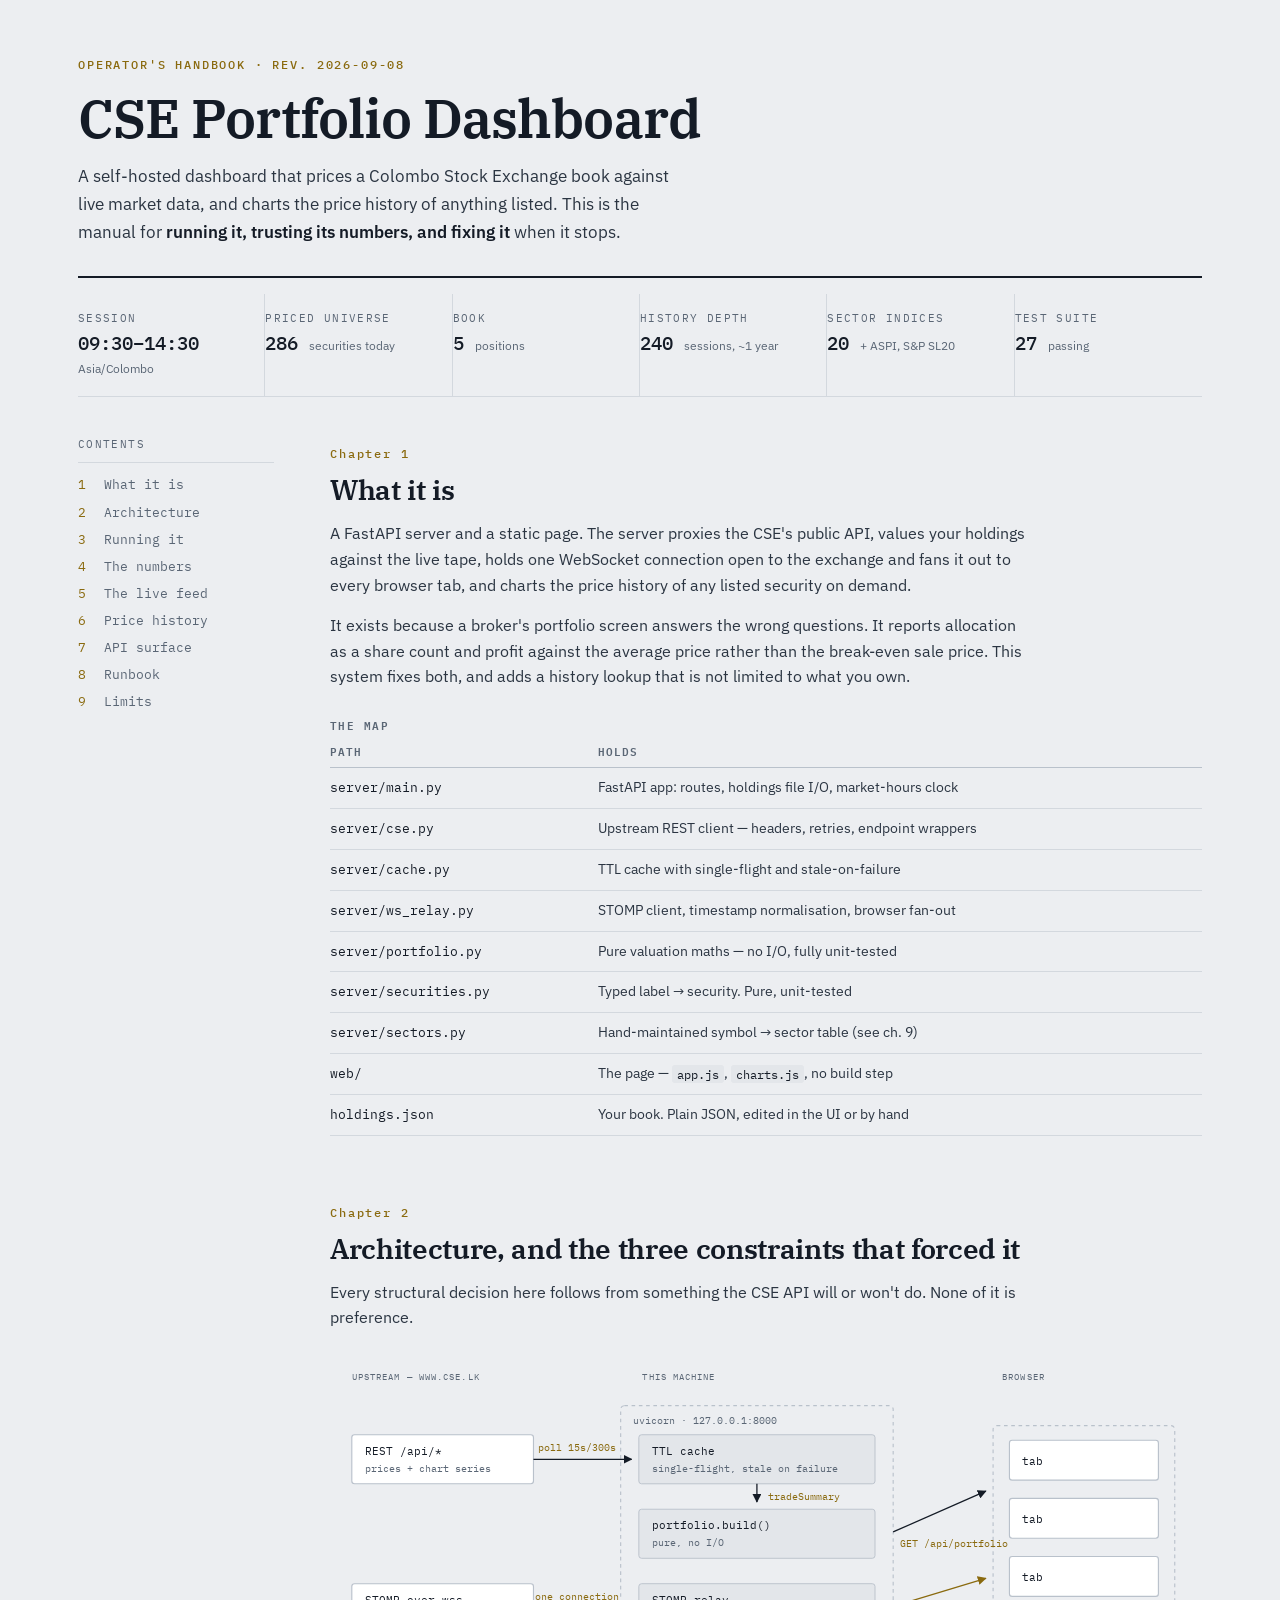
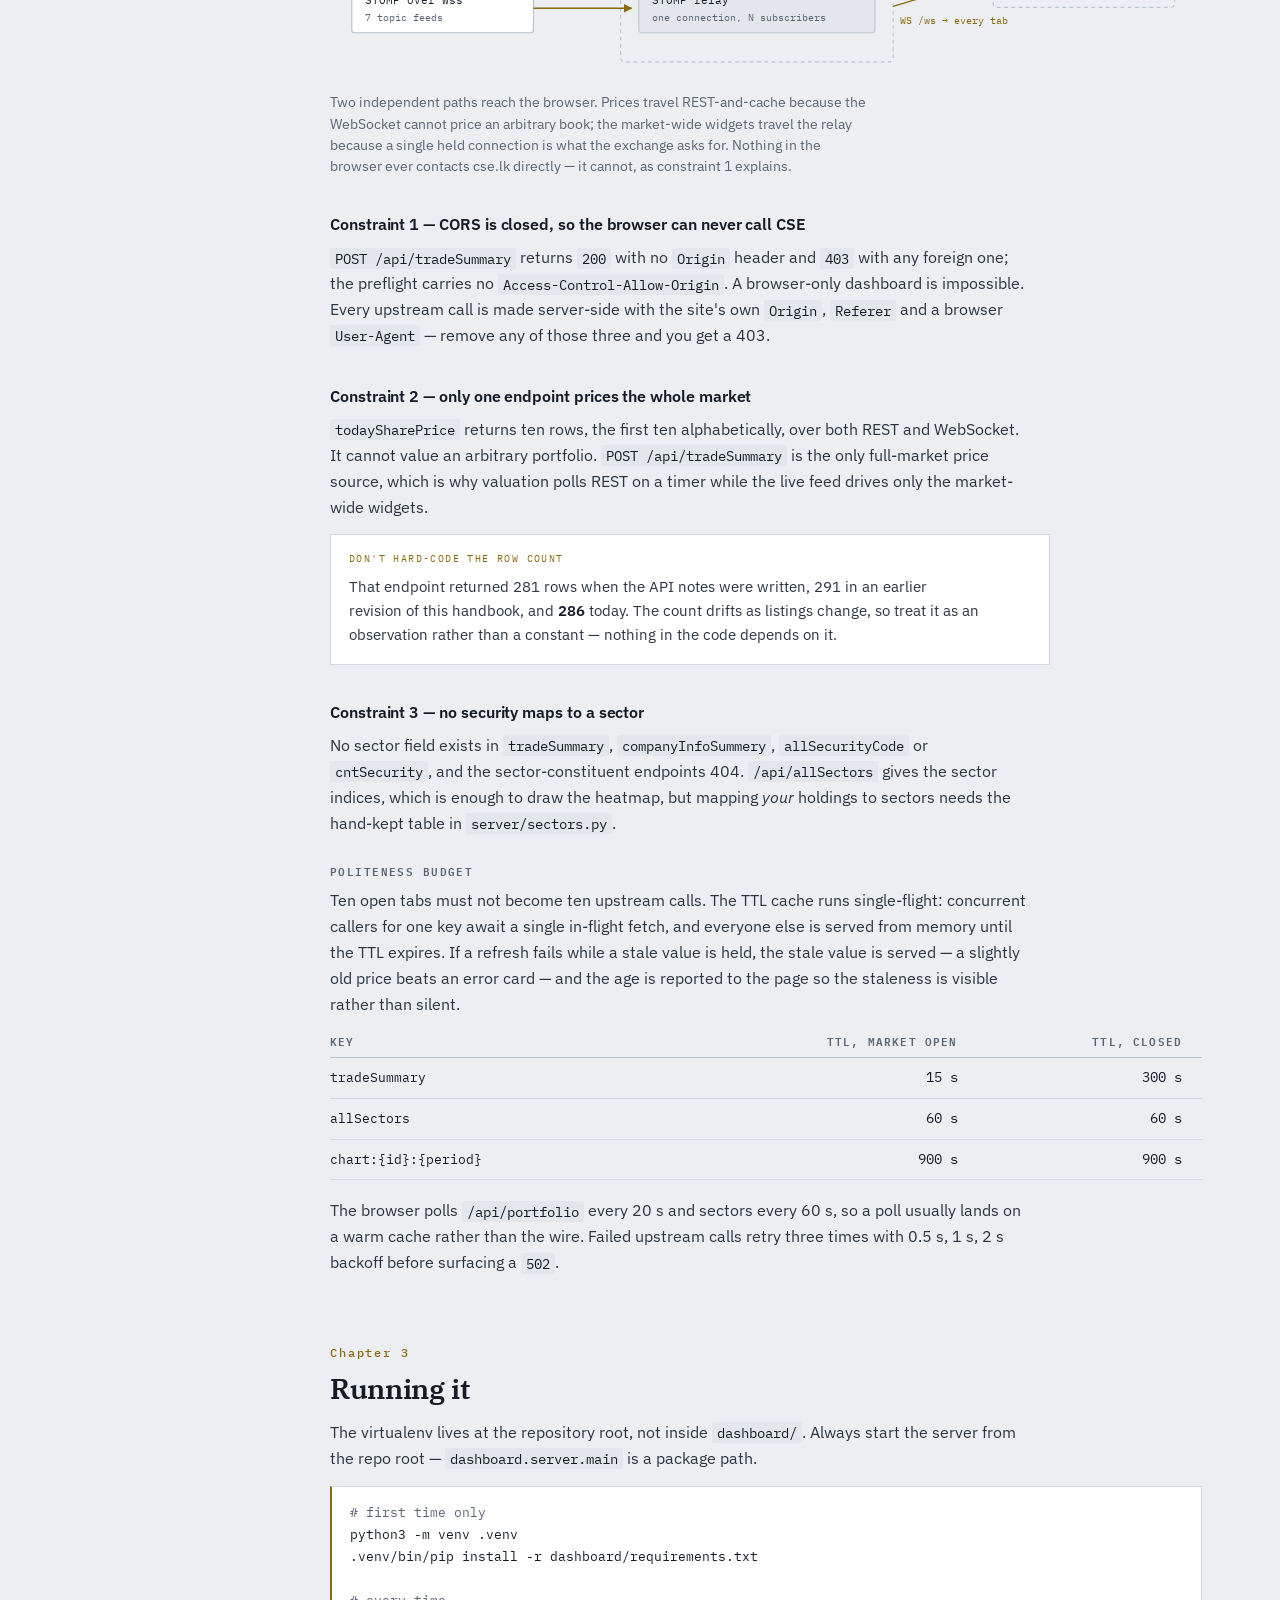
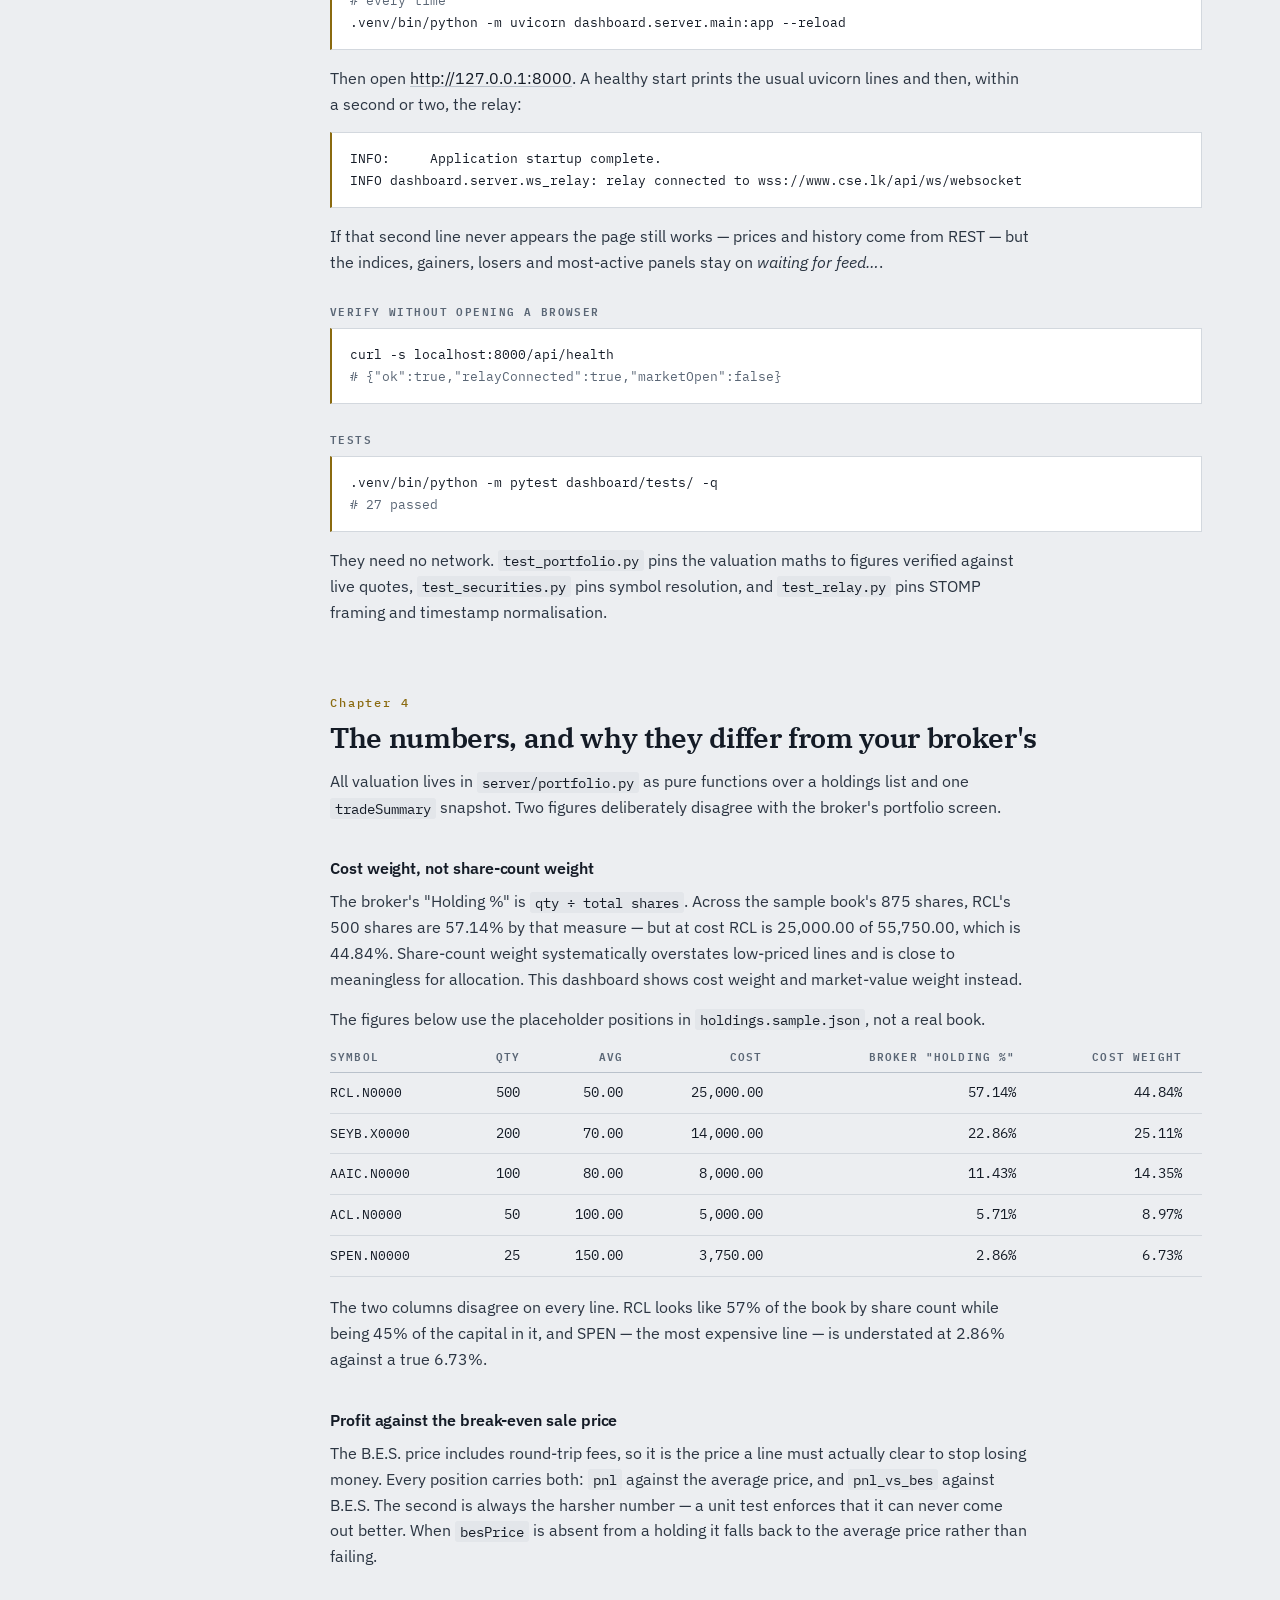
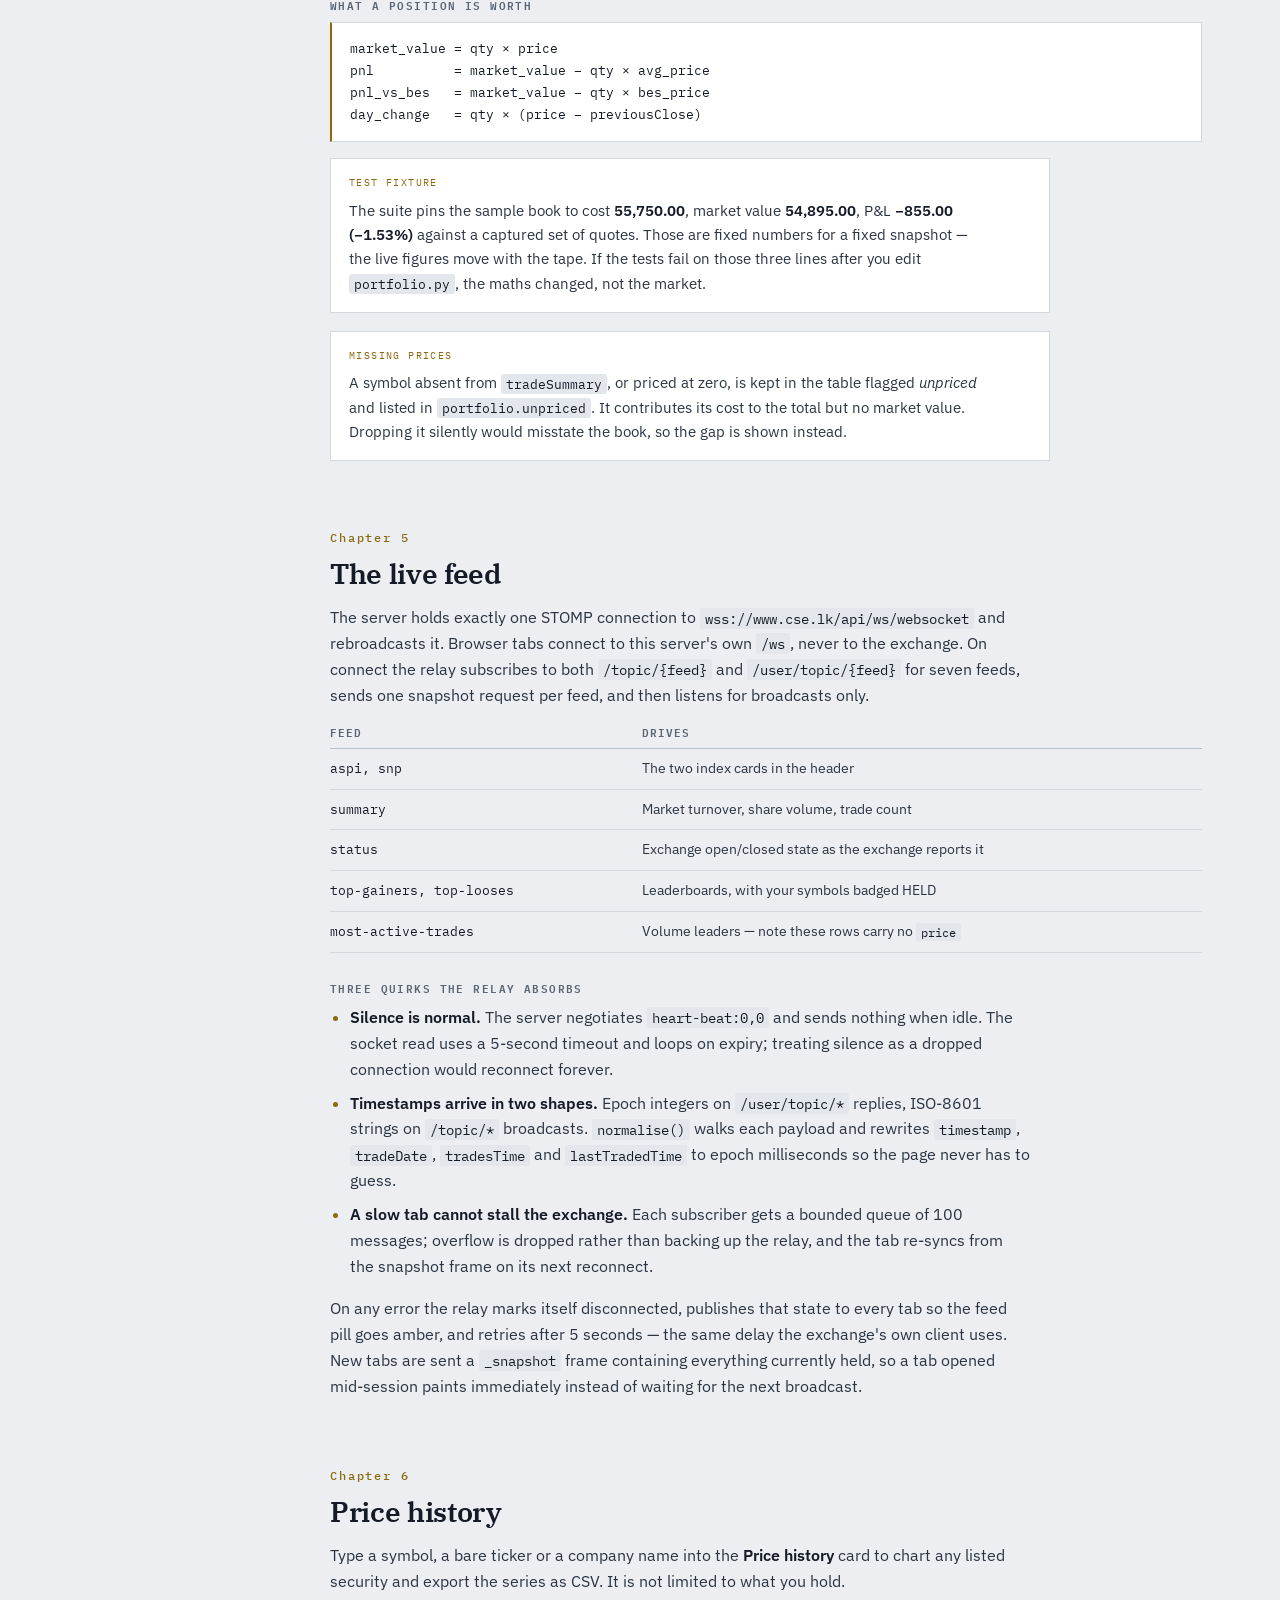
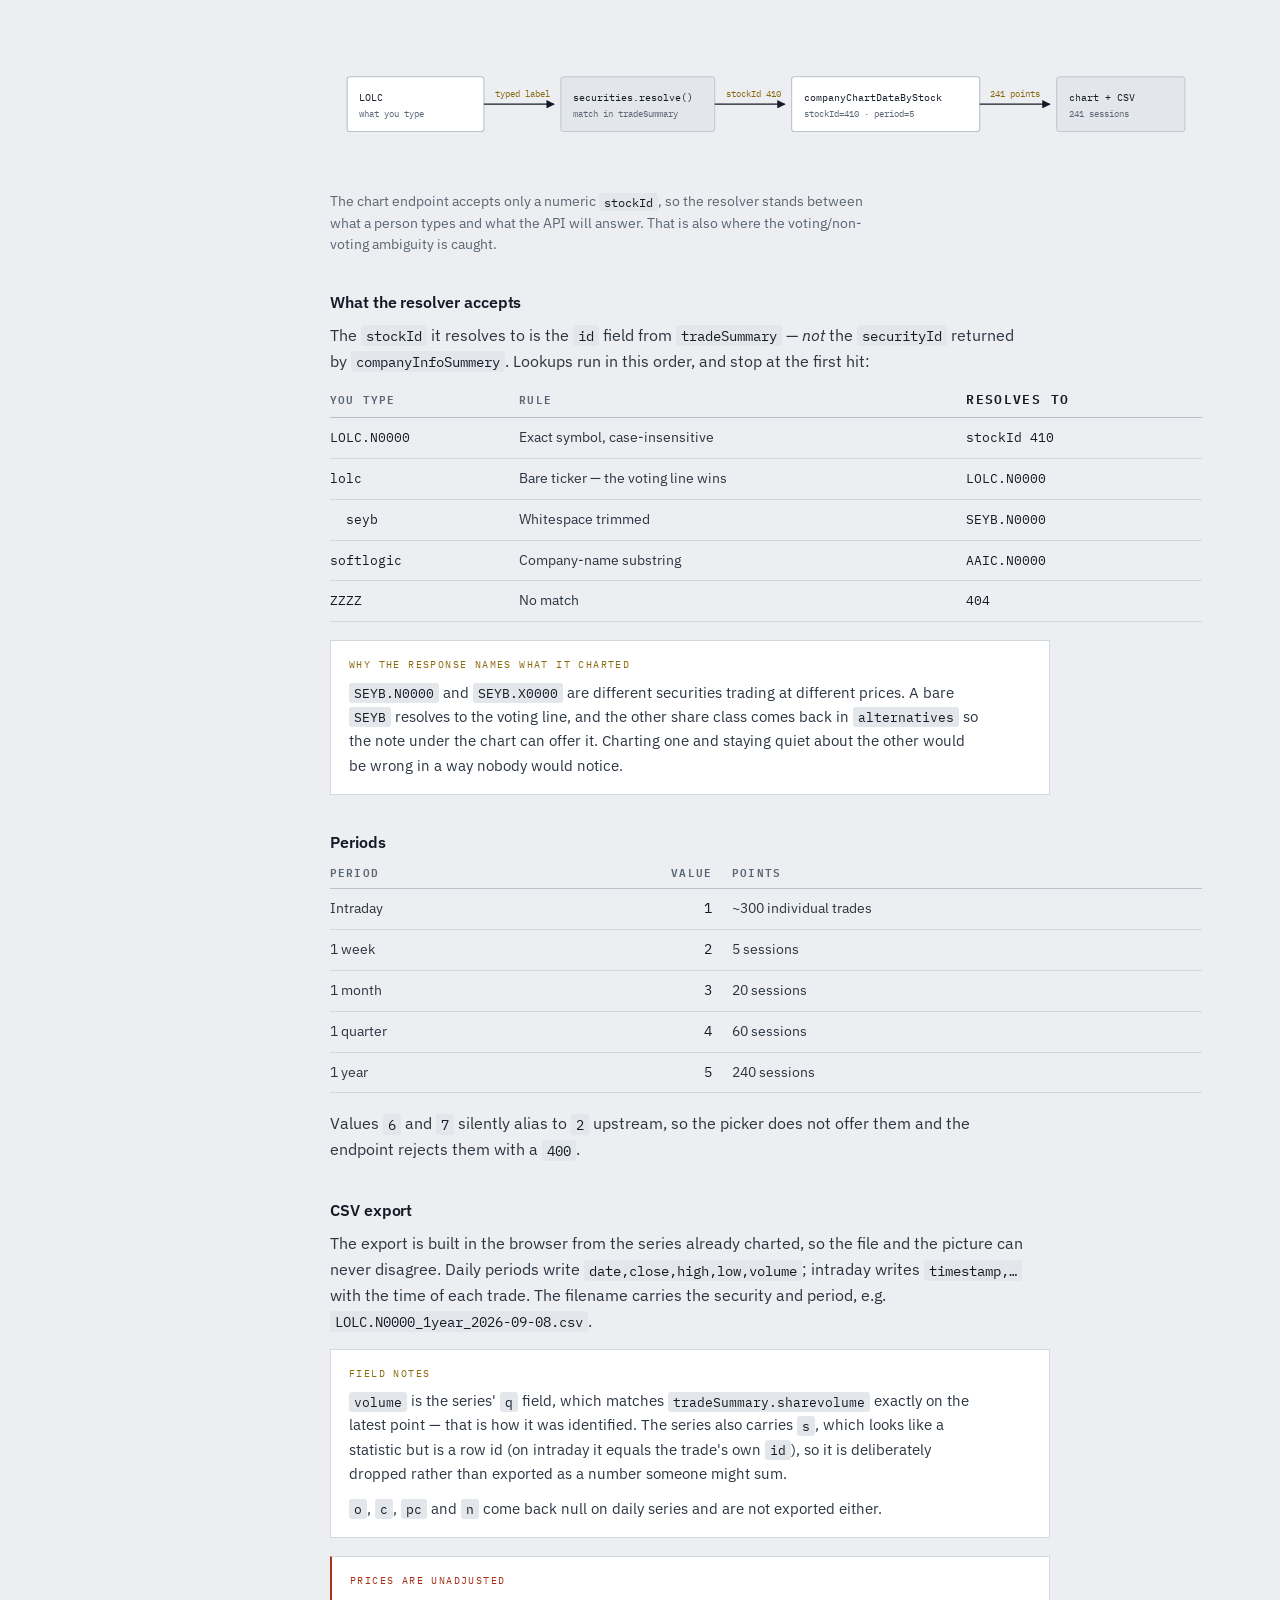
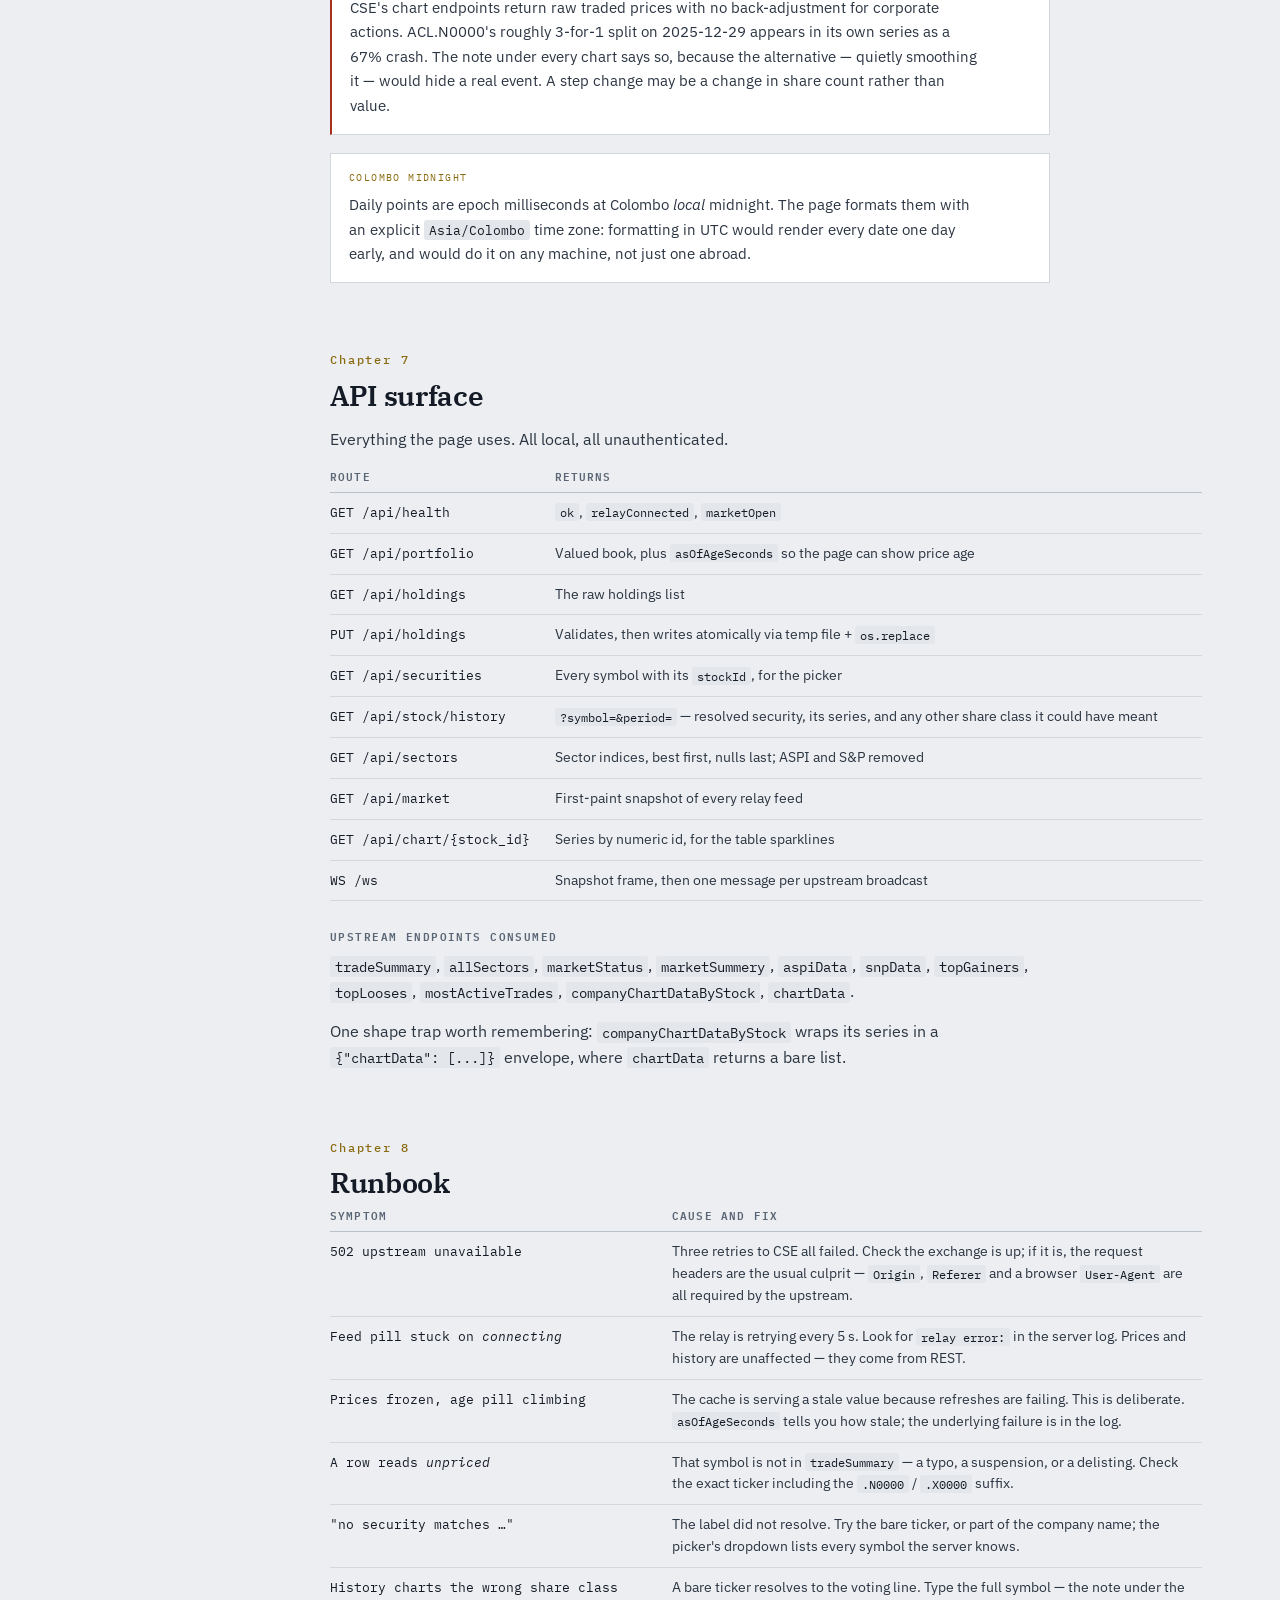
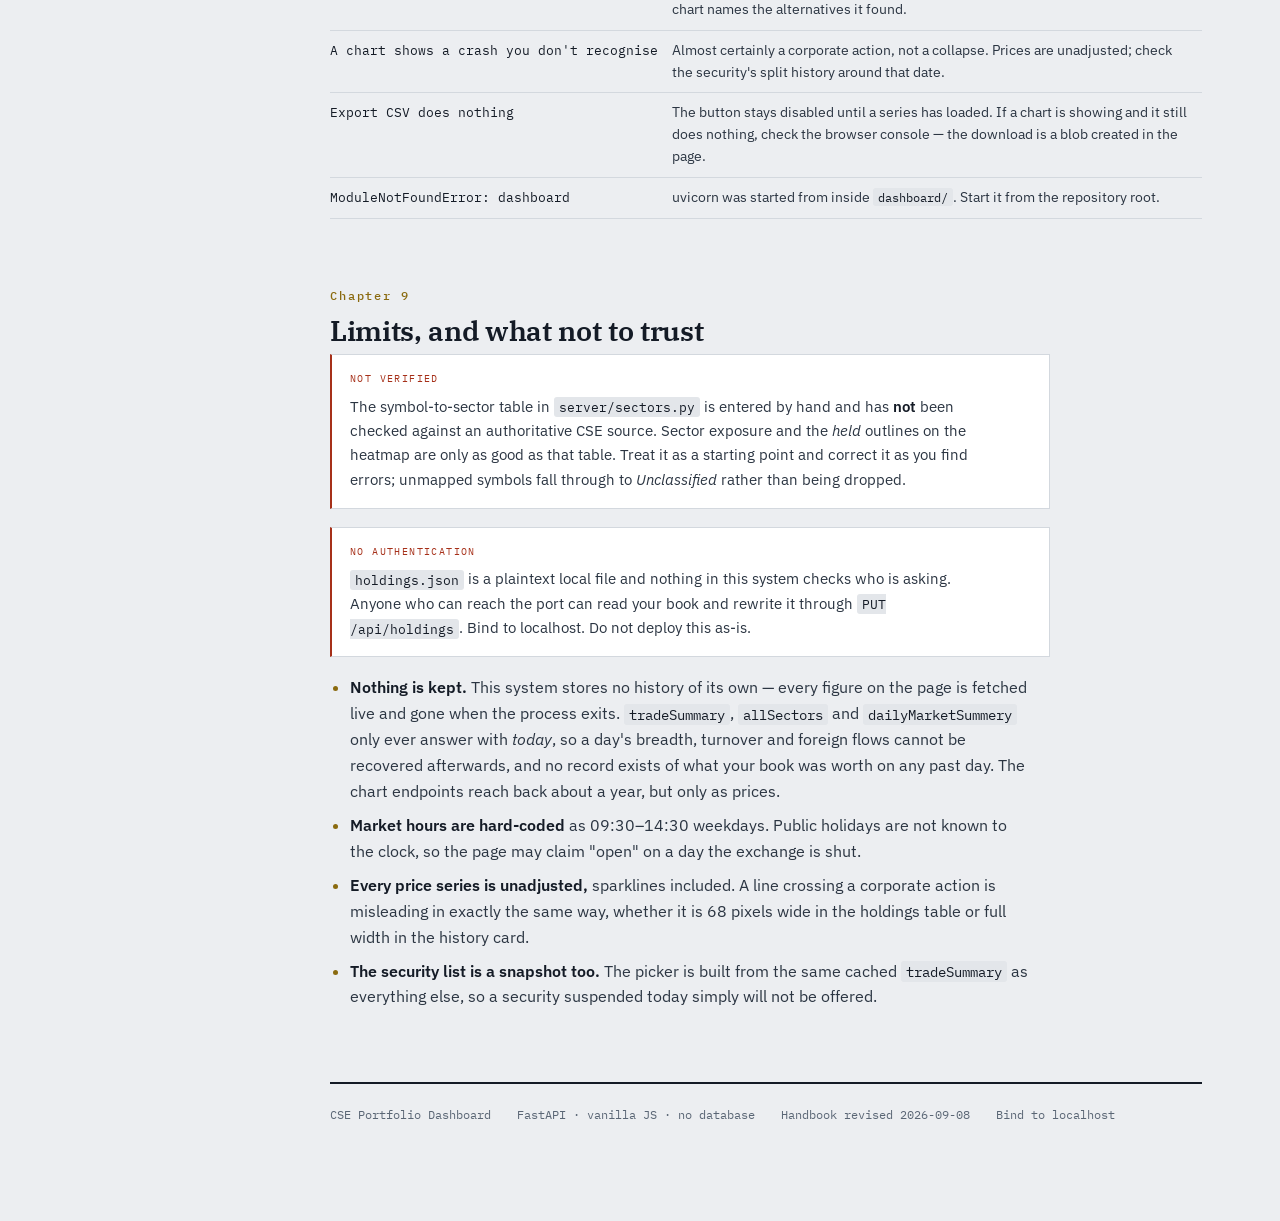
<file: dashboard/HANDBOOK.html>
<!doctype html>
<html lang="en">
<head>
<meta charset="utf-8">
<meta name="viewport" content="width=device-width, initial-scale=1">
<title>CSE Dashboard Handbook</title>
<link rel="preconnect" href="https://fonts.googleapis.com">
<link rel="preconnect" href="https://fonts.gstatic.com" crossorigin>
<link rel="stylesheet" href="https://fonts.googleapis.com/css2?family=IBM+Plex+Mono:wght@400;500;600&family=IBM+Plex+Sans:wght@400;500;600&family=IBM+Plex+Serif:wght@500;600&display=swap">

<style>
:root {
  --paper:   #eceef1;
  --surface: #ffffff;
  --sunk:    #e3e6ea;
  --ink:     #141b26;
  --body:    #2b3542;
  --dim:     #5a6675;
  --rule:    #d3d8de;
  --rule-hi: #b9c1cb;
  --accent:  #8a6a0f;
  --accent-soft: rgba(138,106,15,0.10);
  --up:      #0a6f40;
  --down:    #a63019;
  --shadow:  0 1px 2px rgba(20,27,38,0.06), 0 8px 24px rgba(20,27,38,0.05);

  --serif: "IBM Plex Serif", Georgia, "Times New Roman", serif;
  --sans: "IBM Plex Sans", system-ui, -apple-system, "Segoe UI", sans-serif;
  --mono: "IBM Plex Mono", ui-monospace, "SF Mono", Menlo, Consolas, monospace;

  color-scheme: light;
}

@media (prefers-color-scheme: dark) {
  :root:not([data-theme="light"]) {
    --paper:   #10151c;
    --surface: #171e27;
    --sunk:    #1c242f;
    --ink:     #e7ebf0;
    --body:    #c5cdd7;
    --dim:     #909dad;
    --rule:    #28313d;
    --rule-hi: #3a4552;
    --accent:  #d4a63c;
    --accent-soft: rgba(212,166,60,0.13);
    --up:      #43c088;
    --down:    #ea7358;
    --shadow:  0 1px 2px rgba(0,0,0,0.35), 0 10px 28px rgba(0,0,0,0.28);
    color-scheme: dark;
  }
}

:root[data-theme="dark"] {
  --paper:   #10151c;
  --surface: #171e27;
  --sunk:    #1c242f;
  --ink:     #e7ebf0;
  --body:    #c5cdd7;
  --dim:     #909dad;
  --rule:    #28313d;
  --rule-hi: #3a4552;
  --accent:  #d4a63c;
  --accent-soft: rgba(212,166,60,0.13);
  --up:      #43c088;
  --down:    #ea7358;
  --shadow:  0 1px 2px rgba(0,0,0,0.35), 0 10px 28px rgba(0,0,0,0.28);
  color-scheme: dark;
}

* { box-sizing: border-box; }

body {
  margin: 0;
  background: var(--paper);
  color: var(--body);
  font-family: var(--sans);
  font-size: 16px;
  line-height: 1.62;
  -webkit-font-smoothing: antialiased;
}

/* ---------- shell ---------- */

.shell {
  max-width: 1180px;
  margin: 0 auto;
  padding: 0 28px 96px;
}

.masthead {
  padding: 56px 0 30px;
  border-bottom: 2px solid var(--ink);
}

.eyebrow {
  font-family: var(--mono);
  font-size: 11.5px;
  font-weight: 500;
  letter-spacing: 0.16em;
  text-transform: uppercase;
  color: var(--accent);
  margin: 0 0 14px;
}

h1 {
  font-family: var(--serif);
  font-weight: 600;
  font-size: clamp(2.3rem, 5.2vw, 3.4rem);
  line-height: 1.06;
  letter-spacing: -0.018em;
  color: var(--ink);
  margin: 0 0 16px;
  text-wrap: balance;
}

.standfirst {
  font-size: 1.075rem;
  max-width: 62ch;
  margin: 0;
  color: var(--body);
}

.standfirst strong { color: var(--ink); font-weight: 600; }

/* ---------- spec strip ---------- */

.spec {
  display: grid;
  grid-template-columns: repeat(auto-fit, minmax(148px, 1fr));
  gap: 0;
  border-bottom: 1px solid var(--rule);
  margin-bottom: 40px;
}

.spec div {
  padding: 16px 18px 18px 0;
  border-right: 1px solid var(--rule);
}
.spec div:last-child { border-right: 0; }

.spec dt {
  font-family: var(--mono);
  font-size: 10.5px;
  letter-spacing: 0.13em;
  text-transform: uppercase;
  color: var(--dim);
  margin: 0 0 5px;
}

.spec dd {
  margin: 0;
  font-family: var(--mono);
  font-weight: 500;
  font-size: 1.16rem;
  color: var(--ink);
  font-variant-numeric: tabular-nums;
  line-height: 1.25;
}

.spec dd span {
  font-family: var(--sans);
  font-size: 0.78rem;
  font-weight: 400;
  color: var(--dim);
  letter-spacing: 0;
}

/* ---------- two column ---------- */

.layout {
  display: grid;
  grid-template-columns: 196px minmax(0, 1fr);
  gap: 56px;
  align-items: start;
}

.rail {
  position: sticky;
  top: 24px;
  font-family: var(--mono);
  font-size: 12.5px;
  line-height: 1.45;
}

.rail p {
  font-size: 10.5px;
  letter-spacing: 0.13em;
  text-transform: uppercase;
  color: var(--dim);
  margin: 0 0 12px;
  padding-bottom: 10px;
  border-bottom: 1px solid var(--rule);
}

.rail ol { list-style: none; margin: 0; padding: 0; display: grid; gap: 9px; }

.rail a {
  color: var(--dim);
  text-decoration: none;
  display: grid;
  grid-template-columns: 22px 1fr;
  gap: 4px;
  border-radius: 3px;
}
.rail a:hover { color: var(--ink); }
.rail a span { color: var(--accent); }
.rail a:focus-visible { outline: 2px solid var(--accent); outline-offset: 3px; }

/* ---------- chapters ---------- */

.chapter { padding-top: 8px; scroll-margin-top: 20px; }
.chapter + .chapter { margin-top: 60px; }

h2 {
  font-family: var(--serif);
  font-size: 1.72rem;
  font-weight: 600;
  letter-spacing: -0.012em;
  color: var(--ink);
  margin: 0 0 6px;
  line-height: 1.2;
  text-wrap: balance;
}

.chapno {
  font-family: var(--mono);
  font-size: 11.5px;
  font-weight: 500;
  letter-spacing: 0.16em;
  color: var(--accent);
  display: block;
  margin-bottom: 10px;
}

h3 {
  font-family: var(--sans);
  font-size: 1.005rem;
  font-weight: 600;
  color: var(--ink);
  margin: 34px 0 8px;
  letter-spacing: -0.004em;
}

h4 {
  font-family: var(--mono);
  font-size: 11px;
  font-weight: 600;
  letter-spacing: 0.13em;
  text-transform: uppercase;
  color: var(--dim);
  margin: 26px 0 8px;
}

p { margin: 0 0 14px; max-width: 70ch; }
.chapter > p:first-of-type { margin-top: 14px; }

strong { color: var(--ink); font-weight: 600; }

a { color: var(--ink); text-decoration-color: var(--rule-hi); text-underline-offset: 2px; }
a:hover { text-decoration-color: var(--accent); }

code {
  font-family: var(--mono);
  font-size: 0.855em;
  background: var(--sunk);
  padding: 1.5px 5px;
  border-radius: 3px;
  color: var(--ink);
}

ul.plain { margin: 0 0 16px; padding-left: 20px; max-width: 70ch; }
ul.plain li { margin-bottom: 8px; }
ul.plain li::marker { color: var(--accent); }

/* ---------- code block ---------- */

pre {
  font-family: var(--mono);
  font-size: 13px;
  line-height: 1.7;
  background: var(--surface);
  border: 1px solid var(--rule);
  border-left: 2px solid var(--accent);
  padding: 15px 18px;
  overflow-x: auto;
  margin: 0 0 16px;
  color: var(--ink);
}
pre code { background: none; padding: 0; font-size: inherit; }
pre .c { color: var(--dim); }

/* ---------- tables ---------- */

.tw { overflow-x: auto; margin: 0 0 18px; border-bottom: 1px solid var(--rule); }

table {
  width: 100%;
  border-collapse: collapse;
  font-size: 13.5px;
  min-width: 480px;
}

th {
  font-family: var(--mono);
  font-size: 10.5px;
  font-weight: 600;
  letter-spacing: 0.11em;
  text-transform: uppercase;
  color: var(--dim);
  text-align: left;
  padding: 0 14px 8px 0;
  border-bottom: 1px solid var(--rule-hi);
  white-space: nowrap;
}

td {
  padding: 9px 14px 9px 0;
  border-bottom: 1px solid var(--rule);
  vertical-align: top;
  color: var(--body);
}
tr:last-child td { border-bottom: 0; }

td.m, th.m { font-family: var(--mono); font-size: 12.5px; white-space: nowrap; color: var(--ink); }
td.num { font-family: var(--mono); font-variant-numeric: tabular-nums; text-align: right; padding-right: 20px; color: var(--ink); }
th.num { text-align: right; padding-right: 20px; }
td.up { color: var(--up); }
td.down { color: var(--down); }

/* ---------- callout ---------- */

.note {
  border: 1px solid var(--rule);
  background: var(--surface);
  padding: 16px 18px;
  margin: 0 0 18px;
  max-width: 72ch;
}
.note p { margin: 0; font-size: 0.94rem; }
.note p + p { margin-top: 10px; }

.note .tag {
  font-family: var(--mono);
  font-size: 10px;
  letter-spacing: 0.14em;
  text-transform: uppercase;
  color: var(--accent);
  display: block;
  margin-bottom: 7px;
}

.warn { border-left: 2px solid var(--down); }
.warn .tag { color: var(--down); }

/* ---------- figure ---------- */

figure { margin: 22px 0 24px; }

figure svg {
  width: 100%;
  max-width: 100%;
  height: auto;
  display: block;
  color: var(--ink);
}

figcaption {
  font-size: 0.855rem;
  color: var(--dim);
  margin-top: 12px;
  max-width: 68ch;
  line-height: 1.55;
}

.dg-box { fill: var(--surface); stroke: var(--rule-hi); stroke-width: 1.25; }
.dg-inner { fill: var(--sunk); stroke: var(--rule-hi); stroke-width: 1; }
.dg-frame { fill: none; stroke: var(--rule-hi); stroke-width: 1.25; stroke-dasharray: 4 4; }
.dg-t { font-family: var(--mono); font-size: 12px; fill: var(--ink); }
.dg-s { font-family: var(--mono); font-size: 10.5px; fill: var(--dim); }
.dg-l { font-family: var(--mono); font-size: 10.5px; fill: var(--accent); }
.dg-cap { font-family: var(--mono); font-size: 10px; letter-spacing: 0.12em; fill: var(--dim); }
.dg-line { stroke: var(--ink); stroke-width: 1.4; fill: none; }
.dg-acc { stroke: var(--accent); stroke-width: 1.4; fill: none; }
.dg-head { fill: var(--ink); }
.dg-head-acc { fill: var(--accent); }

/* ---------- footer ---------- */

.colophon {
  margin-top: 72px;
  padding-top: 22px;
  border-top: 2px solid var(--ink);
  font-family: var(--mono);
  font-size: 11.5px;
  color: var(--dim);
  display: flex;
  flex-wrap: wrap;
  gap: 8px 26px;
}

@media (max-width: 860px) {
  .layout { grid-template-columns: 1fr; gap: 32px; }
  .rail { position: static; }
  .rail ol { grid-template-columns: repeat(auto-fill, minmax(150px, 1fr)); display: grid; }
  .shell { padding: 0 20px 72px; }
  .masthead { padding-top: 36px; }
}

@media (prefers-reduced-motion: reduce) {
  * { animation: none !important; transition: none !important; scroll-behavior: auto !important; }
}
</style>
</head>
<body>

<div class="shell">

  <header class="masthead">
    <p class="eyebrow">Operator's handbook · rev. 2026-09-08</p>
    <h1>CSE Portfolio Dashboard</h1>
    <p class="standfirst">A self-hosted dashboard that prices a Colombo Stock Exchange book against live
    market data, and charts the price history of anything listed. This is the manual for
    <strong>running it, trusting its numbers, and fixing it</strong> when it stops.</p>
  </header>

  <dl class="spec">
    <div><dt>Session</dt><dd>09:30–14:30 <span>Asia/Colombo</span></dd></div>
    <div><dt>Priced universe</dt><dd>286 <span>securities today</span></dd></div>
    <div><dt>Book</dt><dd>5 <span>positions</span></dd></div>
    <div><dt>History depth</dt><dd>240 <span>sessions, ~1 year</span></dd></div>
    <div><dt>Sector indices</dt><dd>20 <span>+ ASPI, S&amp;P SL20</span></dd></div>
    <div><dt>Test suite</dt><dd>27 <span>passing</span></dd></div>
  </dl>

  <div class="layout">

    <nav class="rail" aria-label="Contents">
      <p>Contents</p>
      <ol>
        <li><a href="#c1"><span>1</span> What it is</a></li>
        <li><a href="#c2"><span>2</span> Architecture</a></li>
        <li><a href="#c3"><span>3</span> Running it</a></li>
        <li><a href="#c4"><span>4</span> The numbers</a></li>
        <li><a href="#c5"><span>5</span> The live feed</a></li>
        <li><a href="#c6"><span>6</span> Price history</a></li>
        <li><a href="#c7"><span>7</span> API surface</a></li>
        <li><a href="#c8"><span>8</span> Runbook</a></li>
        <li><a href="#c9"><span>9</span> Limits</a></li>
      </ol>
    </nav>

    <main>

      <!-- 1 -->
      <section class="chapter" id="c1">
        <span class="chapno">Chapter 1</span>
        <h2>What it is</h2>
        <p>A FastAPI server and a static page. The server proxies the CSE's public API, values your
        holdings against the live tape, holds one WebSocket connection open to the exchange and fans it
        out to every browser tab, and charts the price history of any listed security on demand.</p>
        <p>It exists because a broker's portfolio screen answers the wrong questions. It reports
        allocation as a share count and profit against the average price rather than the break-even sale
        price. This system fixes both, and adds a history lookup that is not limited to what you own.</p>

        <h4>The map</h4>
        <div class="tw">
          <table>
            <thead><tr><th>Path</th><th>Holds</th></tr></thead>
            <tbody>
              <tr><td class="m">server/main.py</td><td>FastAPI app: routes, holdings file I/O, market-hours clock</td></tr>
              <tr><td class="m">server/cse.py</td><td>Upstream REST client — headers, retries, endpoint wrappers</td></tr>
              <tr><td class="m">server/cache.py</td><td>TTL cache with single-flight and stale-on-failure</td></tr>
              <tr><td class="m">server/ws_relay.py</td><td>STOMP client, timestamp normalisation, browser fan-out</td></tr>
              <tr><td class="m">server/portfolio.py</td><td>Pure valuation maths — no I/O, fully unit-tested</td></tr>
              <tr><td class="m">server/securities.py</td><td>Typed label → security. Pure, unit-tested</td></tr>
              <tr><td class="m">server/sectors.py</td><td>Hand-maintained symbol → sector table (see ch. 9)</td></tr>
              <tr><td class="m">web/</td><td>The page — <code>app.js</code>, <code>charts.js</code>, no build step</td></tr>
              <tr><td class="m">holdings.json</td><td>Your book. Plain JSON, edited in the UI or by hand</td></tr>
            </tbody>
          </table>
        </div>
      </section>

      <!-- 2 -->
      <section class="chapter" id="c2">
        <span class="chapno">Chapter 2</span>
        <h2>Architecture, and the three constraints that forced it</h2>
        <p>Every structural decision here follows from something the CSE API will or won't do. None of
        it is preference.</p>

        <figure>
          <svg viewBox="0 0 960 360" role="img" aria-label="Data flow: CSE REST is polled through a TTL cache and valued into the portfolio response, while one STOMP connection is held by the relay and pushed to every browser tab. The browser never contacts the exchange directly.">
            <defs>
              <marker id="ah" viewBox="0 0 10 10" refX="9" refY="5" markerWidth="7" markerHeight="7" orient="auto-start-reverse">
                <path d="M 0 0 L 10 5 L 0 10 z" class="dg-head"/>
              </marker>
              <marker id="ah-acc" viewBox="0 0 10 10" refX="9" refY="5" markerWidth="7" markerHeight="7" orient="auto-start-reverse">
                <path d="M 0 0 L 10 5 L 0 10 z" class="dg-head-acc"/>
              </marker>
            </defs>

            <text x="24" y="30" class="dg-cap">UPSTREAM — WWW.CSE.LK</text>
            <text x="344" y="30" class="dg-cap">THIS MACHINE</text>
            <text x="740" y="30" class="dg-cap">BROWSER</text>

            <rect x="24" y="90" width="200" height="54" rx="3" class="dg-box"/>
            <text x="38" y="112" class="dg-t">REST /api/*</text>
            <text x="38" y="131" class="dg-s">prices + chart series</text>

            <rect x="24" y="254" width="200" height="54" rx="3" class="dg-box"/>
            <text x="38" y="276" class="dg-t">STOMP over wss</text>
            <text x="38" y="295" class="dg-s">7 topic feeds</text>

            <rect x="320" y="58" width="300" height="282" rx="4" class="dg-frame"/>
            <text x="334" y="78" class="dg-s">uvicorn · 127.0.0.1:8000</text>

            <rect x="340" y="90" width="260" height="54" rx="3" class="dg-inner"/>
            <text x="354" y="112" class="dg-t">TTL cache</text>
            <text x="354" y="131" class="dg-s">single-flight, stale on failure</text>

            <rect x="340" y="172" width="260" height="54" rx="3" class="dg-inner"/>
            <text x="354" y="194" class="dg-t">portfolio.build()</text>
            <text x="354" y="213" class="dg-s">pure, no I/O</text>

            <rect x="340" y="254" width="260" height="54" rx="3" class="dg-inner"/>
            <text x="354" y="276" class="dg-t">STOMP relay</text>
            <text x="354" y="295" class="dg-s">one connection, N subscribers</text>

            <rect x="730" y="80" width="200" height="200" rx="4" class="dg-frame"/>
            <rect x="748" y="96" width="164" height="44" rx="3" class="dg-box"/>
            <text x="762" y="123" class="dg-t">tab</text>
            <rect x="748" y="160" width="164" height="44" rx="3" class="dg-box"/>
            <text x="762" y="187" class="dg-t">tab</text>
            <rect x="748" y="224" width="164" height="44" rx="3" class="dg-box"/>
            <text x="762" y="251" class="dg-t">tab</text>

            <path d="M 224 117 L 332 117" class="dg-line" marker-end="url(#ah)"/>
            <text x="272" y="108" class="dg-l" text-anchor="middle">poll 15s/300s</text>

            <path d="M 470 144 L 470 164" class="dg-line" marker-end="url(#ah)"/>
            <text x="482" y="162" class="dg-l">tradeSummary</text>

            <path d="M 224 281 L 332 281" class="dg-acc" marker-end="url(#ah-acc)"/>
            <text x="272" y="272" class="dg-l" text-anchor="middle">one connection</text>

            <path d="M 620 197 L 722 152" class="dg-line" marker-end="url(#ah)"/>
            <text x="628" y="214" class="dg-l">GET /api/portfolio</text>

            <path d="M 620 279 L 722 248" class="dg-acc" marker-end="url(#ah-acc)"/>
            <text x="628" y="298" class="dg-l">WS /ws → every tab</text>
          </svg>
          <figcaption>Two independent paths reach the browser. Prices travel REST-and-cache because the
          WebSocket cannot price an arbitrary book; the market-wide widgets travel the relay because a
          single held connection is what the exchange asks for. Nothing in the browser ever contacts
          cse.lk directly — it cannot, as constraint 1 explains.</figcaption>
        </figure>

        <h3>Constraint 1 — CORS is closed, so the browser can never call CSE</h3>
        <p><code>POST /api/tradeSummary</code> returns <code>200</code> with no <code>Origin</code>
        header and <code>403</code> with any foreign one; the preflight carries no
        <code>Access-Control-Allow-Origin</code>. A browser-only dashboard is impossible. Every upstream
        call is made server-side with the site's own <code>Origin</code>, <code>Referer</code> and a
        browser <code>User-Agent</code> — remove any of those three and you get a 403.</p>

        <h3>Constraint 2 — only one endpoint prices the whole market</h3>
        <p><code>todaySharePrice</code> returns ten rows, the first ten alphabetically, over both REST
        and WebSocket. It cannot value an arbitrary portfolio. <code>POST /api/tradeSummary</code> is the
        only full-market price source, which is why valuation polls REST on a timer while the live feed
        drives only the market-wide widgets.</p>
        <div class="note">
          <span class="tag">Don't hard-code the row count</span>
          <p>That endpoint returned 281 rows when the API notes were written, 291 in an earlier revision
          of this handbook, and <strong>286</strong> today. The count drifts as listings change, so
          treat it as an observation rather than a constant — nothing in the code depends on it.</p>
        </div>

        <h3>Constraint 3 — no security maps to a sector</h3>
        <p>No sector field exists in <code>tradeSummary</code>, <code>companyInfoSummery</code>,
        <code>allSecurityCode</code> or <code>cntSecurity</code>, and the sector-constituent endpoints
        404. <code>/api/allSectors</code> gives the sector indices, which is enough to draw the heatmap,
        but mapping <em>your</em> holdings to sectors needs the hand-kept table in
        <code>server/sectors.py</code>.</p>

        <h4>Politeness budget</h4>
        <p>Ten open tabs must not become ten upstream calls. The TTL cache runs single-flight:
        concurrent callers for one key await a single in-flight fetch, and everyone else is served from
        memory until the TTL expires. If a refresh fails while a stale value is held, the stale value is
        served — a slightly old price beats an error card — and the age is reported to the page so the
        staleness is visible rather than silent.</p>

        <div class="tw">
          <table>
            <thead><tr><th>Key</th><th class="num">TTL, market open</th><th class="num">TTL, closed</th></tr></thead>
            <tbody>
              <tr><td class="m">tradeSummary</td><td class="num">15 s</td><td class="num">300 s</td></tr>
              <tr><td class="m">allSectors</td><td class="num">60 s</td><td class="num">60 s</td></tr>
              <tr><td class="m">chart:{id}:{period}</td><td class="num">900 s</td><td class="num">900 s</td></tr>
            </tbody>
          </table>
        </div>
        <p>The browser polls <code>/api/portfolio</code> every 20 s and sectors every 60 s, so a poll
        usually lands on a warm cache rather than the wire. Failed upstream calls retry three times with
        0.5 s, 1 s, 2 s backoff before surfacing a <code>502</code>.</p>
      </section>

      <!-- 3 -->
      <section class="chapter" id="c3">
        <span class="chapno">Chapter 3</span>
        <h2>Running it</h2>
        <p>The virtualenv lives at the repository root, not inside <code>dashboard/</code>. Always start
        the server from the repo root — <code>dashboard.server.main</code> is a package path.</p>

        <pre><code><span class="c"># first time only</span>
python3 -m venv .venv
.venv/bin/pip install -r dashboard/requirements.txt

<span class="c"># every time</span>
.venv/bin/python -m uvicorn dashboard.server.main:app --reload</code></pre>

        <p>Then open <a href="http://127.0.0.1:8000">http://127.0.0.1:8000</a>. A healthy start prints
        the usual uvicorn lines and then, within a second or two, the relay:</p>

        <pre><code>INFO:     Application startup complete.
INFO dashboard.server.ws_relay: relay connected to wss://www.cse.lk/api/ws/websocket</code></pre>

        <p>If that second line never appears the page still works — prices and history come from REST —
        but the indices, gainers, losers and most-active panels stay on <em>waiting for feed…</em>.</p>

        <h4>Verify without opening a browser</h4>
        <pre><code>curl -s localhost:8000/api/health
<span class="c"># {"ok":true,"relayConnected":true,"marketOpen":false}</span></code></pre>

        <h4>Tests</h4>
        <pre><code>.venv/bin/python -m pytest dashboard/tests/ -q
<span class="c"># 27 passed</span></code></pre>
        <p>They need no network. <code>test_portfolio.py</code> pins the valuation maths to figures
        verified against live quotes, <code>test_securities.py</code> pins symbol resolution, and
        <code>test_relay.py</code> pins STOMP framing and timestamp normalisation.</p>
      </section>

      <!-- 4 -->
      <section class="chapter" id="c4">
        <span class="chapno">Chapter 4</span>
        <h2>The numbers, and why they differ from your broker's</h2>
        <p>All valuation lives in <code>server/portfolio.py</code> as pure functions over a holdings list
        and one <code>tradeSummary</code> snapshot. Two figures deliberately disagree with the broker's
        portfolio screen.</p>

        <h3>Cost weight, not share-count weight</h3>
        <p>The broker's "Holding %" is <code>qty ÷ total shares</code>. Across the sample book's 875
        shares, RCL's 500 shares are 57.14% by that measure — but at cost RCL is 25,000.00 of 55,750.00,
        which is 44.84%. Share-count weight systematically overstates low-priced lines and is close to
        meaningless for allocation. This dashboard shows cost weight and market-value weight instead.</p>

        <p class="muted">The figures below use the placeholder positions in
        <code>holdings.sample.json</code>, not a real book.</p>

        <div class="tw">
          <table>
            <thead>
              <tr><th>Symbol</th><th class="num">Qty</th><th class="num">Avg</th><th class="num">Cost</th>
              <th class="num">Broker "Holding %"</th><th class="num">Cost weight</th></tr>
            </thead>
            <tbody>
              <tr><td class="m">RCL.N0000</td><td class="num">500</td><td class="num">50.00</td><td class="num">25,000.00</td><td class="num">57.14%</td><td class="num">44.84%</td></tr>
              <tr><td class="m">SEYB.X0000</td><td class="num">200</td><td class="num">70.00</td><td class="num">14,000.00</td><td class="num">22.86%</td><td class="num">25.11%</td></tr>
              <tr><td class="m">AAIC.N0000</td><td class="num">100</td><td class="num">80.00</td><td class="num">8,000.00</td><td class="num">11.43%</td><td class="num">14.35%</td></tr>
              <tr><td class="m">ACL.N0000</td><td class="num">50</td><td class="num">100.00</td><td class="num">5,000.00</td><td class="num">5.71%</td><td class="num">8.97%</td></tr>
              <tr><td class="m">SPEN.N0000</td><td class="num">25</td><td class="num">150.00</td><td class="num">3,750.00</td><td class="num">2.86%</td><td class="num">6.73%</td></tr>
            </tbody>
          </table>
        </div>
        <p>The two columns disagree on every line. RCL looks like 57% of the book by share count while
        being 45% of the capital in it, and SPEN — the most expensive line — is understated at 2.86%
        against a true 6.73%.</p>

        <h3>Profit against the break-even sale price</h3>
        <p>The B.E.S. price includes round-trip fees, so it is the price a line must actually clear to
        stop losing money. Every position carries both: <code>pnl</code> against the average price, and
        <code>pnl_vs_bes</code> against B.E.S. The second is always the harsher number — a unit test
        enforces that it can never come out better. When <code>besPrice</code> is absent from a holding
        it falls back to the average price rather than failing.</p>

        <h4>What a position is worth</h4>
        <pre><code>market_value = qty × price
pnl          = market_value − qty × avg_price
pnl_vs_bes   = market_value − qty × bes_price
day_change   = qty × (price − previousClose)</code></pre>

        <div class="note">
          <span class="tag">Test fixture</span>
          <p>The suite pins the sample book to cost <strong>55,750.00</strong>, market value
          <strong>54,895.00</strong>, P&amp;L <strong>−855.00 (−1.53%)</strong> against a captured set
          of quotes. Those are fixed numbers for a fixed snapshot — the live figures move with the tape.
          If the tests fail on those three lines after you edit <code>portfolio.py</code>, the maths
          changed, not the market.</p>
        </div>

        <div class="note">
          <span class="tag">Missing prices</span>
          <p>A symbol absent from <code>tradeSummary</code>, or priced at zero, is kept in the table
          flagged <em>unpriced</em> and listed in <code>portfolio.unpriced</code>. It contributes its
          cost to the total but no market value. Dropping it silently would misstate the book, so the
          gap is shown instead.</p>
        </div>
      </section>

      <!-- 5 -->
      <section class="chapter" id="c5">
        <span class="chapno">Chapter 5</span>
        <h2>The live feed</h2>
        <p>The server holds exactly one STOMP connection to
        <code>wss://www.cse.lk/api/ws/websocket</code> and rebroadcasts it. Browser tabs connect to this
        server's own <code>/ws</code>, never to the exchange. On connect the relay subscribes to both
        <code>/topic/{feed}</code> and <code>/user/topic/{feed}</code> for seven feeds, sends one
        snapshot request per feed, and then listens for broadcasts only.</p>

        <div class="tw">
          <table>
            <thead><tr><th>Feed</th><th>Drives</th></tr></thead>
            <tbody>
              <tr><td class="m">aspi, snp</td><td>The two index cards in the header</td></tr>
              <tr><td class="m">summary</td><td>Market turnover, share volume, trade count</td></tr>
              <tr><td class="m">status</td><td>Exchange open/closed state as the exchange reports it</td></tr>
              <tr><td class="m">top-gainers, top-looses</td><td>Leaderboards, with your symbols badged HELD</td></tr>
              <tr><td class="m">most-active-trades</td><td>Volume leaders — note these rows carry no <code>price</code></td></tr>
            </tbody>
          </table>
        </div>

        <h4>Three quirks the relay absorbs</h4>
        <ul class="plain">
          <li><strong>Silence is normal.</strong> The server negotiates <code>heart-beat:0,0</code> and
          sends nothing when idle. The socket read uses a 5-second timeout and loops on expiry; treating
          silence as a dropped connection would reconnect forever.</li>
          <li><strong>Timestamps arrive in two shapes.</strong> Epoch integers on
          <code>/user/topic/*</code> replies, ISO-8601 strings on <code>/topic/*</code> broadcasts.
          <code>normalise()</code> walks each payload and rewrites <code>timestamp</code>,
          <code>tradeDate</code>, <code>tradesTime</code> and <code>lastTradedTime</code> to epoch
          milliseconds so the page never has to guess.</li>
          <li><strong>A slow tab cannot stall the exchange.</strong> Each subscriber gets a bounded
          queue of 100 messages; overflow is dropped rather than backing up the relay, and the tab
          re-syncs from the snapshot frame on its next reconnect.</li>
        </ul>

        <p>On any error the relay marks itself disconnected, publishes that state to every tab so the
        feed pill goes amber, and retries after 5 seconds — the same delay the exchange's own client
        uses. New tabs are sent a <code>_snapshot</code> frame containing everything currently held, so a
        tab opened mid-session paints immediately instead of waiting for the next broadcast.</p>
      </section>

      <!-- 6 -->
      <section class="chapter" id="c6">
        <span class="chapno">Chapter 6</span>
        <h2>Price history</h2>
        <p>Type a symbol, a bare ticker or a company name into the <strong>Price history</strong> card to
        chart any listed security and export the series as CSV. It is not limited to what you hold.</p>

        <figure>
          <svg viewBox="0 0 1020 190" role="img" aria-label="Pipeline: a typed label is resolved against the live security list into a numeric stockId, which the chart endpoint accepts, returning the series that is drawn and exported.">
            <defs>
              <marker id="ah2" viewBox="0 0 10 10" refX="9" refY="5" markerWidth="7" markerHeight="7" orient="auto-start-reverse">
                <path d="M 0 0 L 10 5 L 0 10 z" class="dg-head"/>
              </marker>
            </defs>

            <rect x="20" y="70" width="160" height="64" rx="3" class="dg-box"/>
            <text x="34" y="98" class="dg-t">LOLC</text>
            <text x="34" y="117" class="dg-s">what you type</text>

            <rect x="270" y="70" width="180" height="64" rx="3" class="dg-inner"/>
            <text x="284" y="98" class="dg-t">securities.resolve()</text>
            <text x="284" y="117" class="dg-s">match in tradeSummary</text>

            <rect x="540" y="70" width="220" height="64" rx="3" class="dg-box"/>
            <text x="554" y="98" class="dg-t">companyChartDataByStock</text>
            <text x="554" y="117" class="dg-s">stockId=410 · period=5</text>

            <rect x="850" y="70" width="150" height="64" rx="3" class="dg-inner"/>
            <text x="864" y="98" class="dg-t">chart + CSV</text>
            <text x="864" y="117" class="dg-s">241 sessions</text>

            <path d="M 180 102 L 262 102" class="dg-line" marker-end="url(#ah2)"/>
            <text x="225" y="93" class="dg-l" text-anchor="middle">typed label</text>

            <path d="M 450 102 L 532 102" class="dg-line" marker-end="url(#ah2)"/>
            <text x="495" y="93" class="dg-l" text-anchor="middle">stockId 410</text>

            <path d="M 760 102 L 842 102" class="dg-line" marker-end="url(#ah2)"/>
            <text x="801" y="93" class="dg-l" text-anchor="middle">241 points</text>
          </svg>
          <figcaption>The chart endpoint accepts only a numeric <code>stockId</code>, so the resolver
          stands between what a person types and what the API will answer. That is also where the
          voting/non-voting ambiguity is caught.</figcaption>
        </figure>

        <h3>What the resolver accepts</h3>
        <p>The <code>stockId</code> it resolves to is the <code>id</code> field from
        <code>tradeSummary</code> — <em>not</em> the <code>securityId</code> returned by
        <code>companyInfoSummery</code>. Lookups run in this order, and stop at the first hit:</p>

        <div class="tw">
          <table>
            <thead><tr><th>You type</th><th>Rule</th><th class="m">Resolves to</th></tr></thead>
            <tbody>
              <tr><td class="m">LOLC.N0000</td><td>Exact symbol, case-insensitive</td><td class="m">stockId 410</td></tr>
              <tr><td class="m">lolc</td><td>Bare ticker — the voting line wins</td><td class="m">LOLC.N0000</td></tr>
              <tr><td class="m">&nbsp;&nbsp;seyb&nbsp;&nbsp;</td><td>Whitespace trimmed</td><td class="m">SEYB.N0000</td></tr>
              <tr><td class="m">softlogic</td><td>Company-name substring</td><td class="m">AAIC.N0000</td></tr>
              <tr><td class="m">ZZZZ</td><td>No match</td><td class="m">404</td></tr>
            </tbody>
          </table>
        </div>

        <div class="note">
          <span class="tag">Why the response names what it charted</span>
          <p><code>SEYB.N0000</code> and <code>SEYB.X0000</code> are different securities trading at
          different prices. A bare <code>SEYB</code> resolves to the voting line, and the other share
          class comes back in <code>alternatives</code> so the note under the chart can offer it.
          Charting one and staying quiet about the other would be wrong in a way nobody would notice.</p>
        </div>

        <h3>Periods</h3>
        <div class="tw">
          <table>
            <thead><tr><th>Period</th><th class="num">Value</th><th>Points</th></tr></thead>
            <tbody>
              <tr><td>Intraday</td><td class="num">1</td><td>~300 individual trades</td></tr>
              <tr><td>1 week</td><td class="num">2</td><td>5 sessions</td></tr>
              <tr><td>1 month</td><td class="num">3</td><td>20 sessions</td></tr>
              <tr><td>1 quarter</td><td class="num">4</td><td>60 sessions</td></tr>
              <tr><td>1 year</td><td class="num">5</td><td>240 sessions</td></tr>
            </tbody>
          </table>
        </div>
        <p>Values <code>6</code> and <code>7</code> silently alias to <code>2</code> upstream, so the
        picker does not offer them and the endpoint rejects them with a <code>400</code>.</p>

        <h3>CSV export</h3>
        <p>The export is built in the browser from the series already charted, so the file and the
        picture can never disagree. Daily periods write
        <code>date,close,high,low,volume</code>; intraday writes <code>timestamp,…</code> with the time
        of each trade. The filename carries the security and period, e.g.
        <code>LOLC.N0000_1year_2026-09-08.csv</code>.</p>

        <div class="note">
          <span class="tag">Field notes</span>
          <p><code>volume</code> is the series' <code>q</code> field, which matches
          <code>tradeSummary.sharevolume</code> exactly on the latest point — that is how it was
          identified. The series also carries <code>s</code>, which looks like a statistic but is a row
          id (on intraday it equals the trade's own <code>id</code>), so it is deliberately dropped
          rather than exported as a number someone might sum.</p>
          <p><code>o</code>, <code>c</code>, <code>pc</code> and <code>n</code> come back null on daily
          series and are not exported either.</p>
        </div>

        <div class="note warn">
          <span class="tag">Prices are unadjusted</span>
          <p>CSE's chart endpoints return raw traded prices with no back-adjustment for corporate
          actions. ACL.N0000's roughly 3-for-1 split on 2025-12-29 appears in its own series as a 67%
          crash. The note under every chart says so, because the alternative — quietly smoothing it —
          would hide a real event. A step change may be a change in share count rather than value.</p>
        </div>

        <div class="note">
          <span class="tag">Colombo midnight</span>
          <p>Daily points are epoch milliseconds at Colombo <em>local</em> midnight. The page formats
          them with an explicit <code>Asia/Colombo</code> time zone: formatting in UTC would render
          every date one day early, and would do it on any machine, not just one abroad.</p>
        </div>
      </section>

      <!-- 7 -->
      <section class="chapter" id="c7">
        <span class="chapno">Chapter 7</span>
        <h2>API surface</h2>
        <p>Everything the page uses. All local, all unauthenticated.</p>

        <div class="tw">
          <table>
            <thead><tr><th>Route</th><th>Returns</th></tr></thead>
            <tbody>
              <tr><td class="m">GET /api/health</td><td><code>ok</code>, <code>relayConnected</code>, <code>marketOpen</code></td></tr>
              <tr><td class="m">GET /api/portfolio</td><td>Valued book, plus <code>asOfAgeSeconds</code> so the page can show price age</td></tr>
              <tr><td class="m">GET /api/holdings</td><td>The raw holdings list</td></tr>
              <tr><td class="m">PUT /api/holdings</td><td>Validates, then writes atomically via temp file + <code>os.replace</code></td></tr>
              <tr><td class="m">GET /api/securities</td><td>Every symbol with its <code>stockId</code>, for the picker</td></tr>
              <tr><td class="m">GET /api/stock/history</td><td><code>?symbol=&amp;period=</code> — resolved security, its series, and any other share class it could have meant</td></tr>
              <tr><td class="m">GET /api/sectors</td><td>Sector indices, best first, nulls last; ASPI and S&amp;P removed</td></tr>
              <tr><td class="m">GET /api/market</td><td>First-paint snapshot of every relay feed</td></tr>
              <tr><td class="m">GET /api/chart/{stock_id}</td><td>Series by numeric id, for the table sparklines</td></tr>
              <tr><td class="m">WS /ws</td><td>Snapshot frame, then one message per upstream broadcast</td></tr>
            </tbody>
          </table>
        </div>

        <h4>Upstream endpoints consumed</h4>
        <p><code>tradeSummary</code>, <code>allSectors</code>, <code>marketStatus</code>,
        <code>marketSummery</code>, <code>aspiData</code>, <code>snpData</code>,
        <code>topGainers</code>, <code>topLooses</code>, <code>mostActiveTrades</code>,
        <code>companyChartDataByStock</code>, <code>chartData</code>.</p>
        <p>One shape trap worth remembering: <code>companyChartDataByStock</code> wraps its series in a
        <code>{"chartData": [...]}</code> envelope, where <code>chartData</code> returns a bare list.</p>
      </section>

      <!-- 8 -->
      <section class="chapter" id="c8">
        <span class="chapno">Chapter 8</span>
        <h2>Runbook</h2>

        <div class="tw">
          <table>
            <thead><tr><th>Symptom</th><th>Cause and fix</th></tr></thead>
            <tbody>
              <tr>
                <td class="m">502 upstream unavailable</td>
                <td>Three retries to CSE all failed. Check the exchange is up; if it is, the request headers are the usual culprit — <code>Origin</code>, <code>Referer</code> and a browser <code>User-Agent</code> are all required by the upstream.</td>
              </tr>
              <tr>
                <td class="m">Feed pill stuck on <em>connecting</em></td>
                <td>The relay is retrying every 5 s. Look for <code>relay error:</code> in the server log. Prices and history are unaffected — they come from REST.</td>
              </tr>
              <tr>
                <td class="m">Prices frozen, age pill climbing</td>
                <td>The cache is serving a stale value because refreshes are failing. This is deliberate. <code>asOfAgeSeconds</code> tells you how stale; the underlying failure is in the log.</td>
              </tr>
              <tr>
                <td class="m">A row reads <em>unpriced</em></td>
                <td>That symbol is not in <code>tradeSummary</code> — a typo, a suspension, or a delisting. Check the exact ticker including the <code>.N0000</code> / <code>.X0000</code> suffix.</td>
              </tr>
              <tr>
                <td class="m">"no security matches …"</td>
                <td>The label did not resolve. Try the bare ticker, or part of the company name; the picker's dropdown lists every symbol the server knows.</td>
              </tr>
              <tr>
                <td class="m">History charts the wrong share class</td>
                <td>A bare ticker resolves to the voting line. Type the full symbol — the note under the chart names the alternatives it found.</td>
              </tr>
              <tr>
                <td class="m">A chart shows a crash you don't recognise</td>
                <td>Almost certainly a corporate action, not a collapse. Prices are unadjusted; check the security's split history around that date.</td>
              </tr>
              <tr>
                <td class="m">Export CSV does nothing</td>
                <td>The button stays disabled until a series has loaded. If a chart is showing and it still does nothing, check the browser console — the download is a blob created in the page.</td>
              </tr>
              <tr>
                <td class="m">ModuleNotFoundError: dashboard</td>
                <td>uvicorn was started from inside <code>dashboard/</code>. Start it from the repository root.</td>
              </tr>
            </tbody>
          </table>
        </div>
      </section>

      <!-- 9 -->
      <section class="chapter" id="c9">
        <span class="chapno">Chapter 9</span>
        <h2>Limits, and what not to trust</h2>

        <div class="note warn">
          <span class="tag">Not verified</span>
          <p>The symbol-to-sector table in <code>server/sectors.py</code> is entered by hand and has
          <strong>not</strong> been checked against an authoritative CSE source. Sector exposure and the
          <em>held</em> outlines on the heatmap are only as good as that table. Treat it as a starting
          point and correct it as you find errors; unmapped symbols fall through to
          <em>Unclassified</em> rather than being dropped.</p>
        </div>

        <div class="note warn">
          <span class="tag">No authentication</span>
          <p><code>holdings.json</code> is a plaintext local file and nothing in this system checks who
          is asking. Anyone who can reach the port can read your book and rewrite it through
          <code>PUT /api/holdings</code>. Bind to localhost. Do not deploy this as-is.</p>
        </div>

        <ul class="plain">
          <li><strong>Nothing is kept.</strong> This system stores no history of its own — every figure
          on the page is fetched live and gone when the process exits. <code>tradeSummary</code>,
          <code>allSectors</code> and <code>dailyMarketSummery</code> only ever answer with
          <em>today</em>, so a day's breadth, turnover and foreign flows cannot be recovered afterwards,
          and no record exists of what your book was worth on any past day. The chart endpoints reach
          back about a year, but only as prices.</li>
          <li><strong>Market hours are hard-coded</strong> as 09:30–14:30 weekdays. Public holidays are
          not known to the clock, so the page may claim "open" on a day the exchange is shut.</li>
          <li><strong>Every price series is unadjusted,</strong> sparklines included. A line crossing a
          corporate action is misleading in exactly the same way, whether it is 68 pixels wide in the
          holdings table or full width in the history card.</li>
          <li><strong>The security list is a snapshot too.</strong> The picker is built from the same
          cached <code>tradeSummary</code> as everything else, so a security suspended today simply will
          not be offered.</li>
        </ul>
      </section>

      <div class="colophon">
        <span>CSE Portfolio Dashboard</span>
        <span>FastAPI · vanilla JS · no database</span>
        <span>Handbook revised 2026-09-08</span>
        <span>Bind to localhost</span>
      </div>

    </main>
  </div>
</div>

</body>
</html>
</file>
